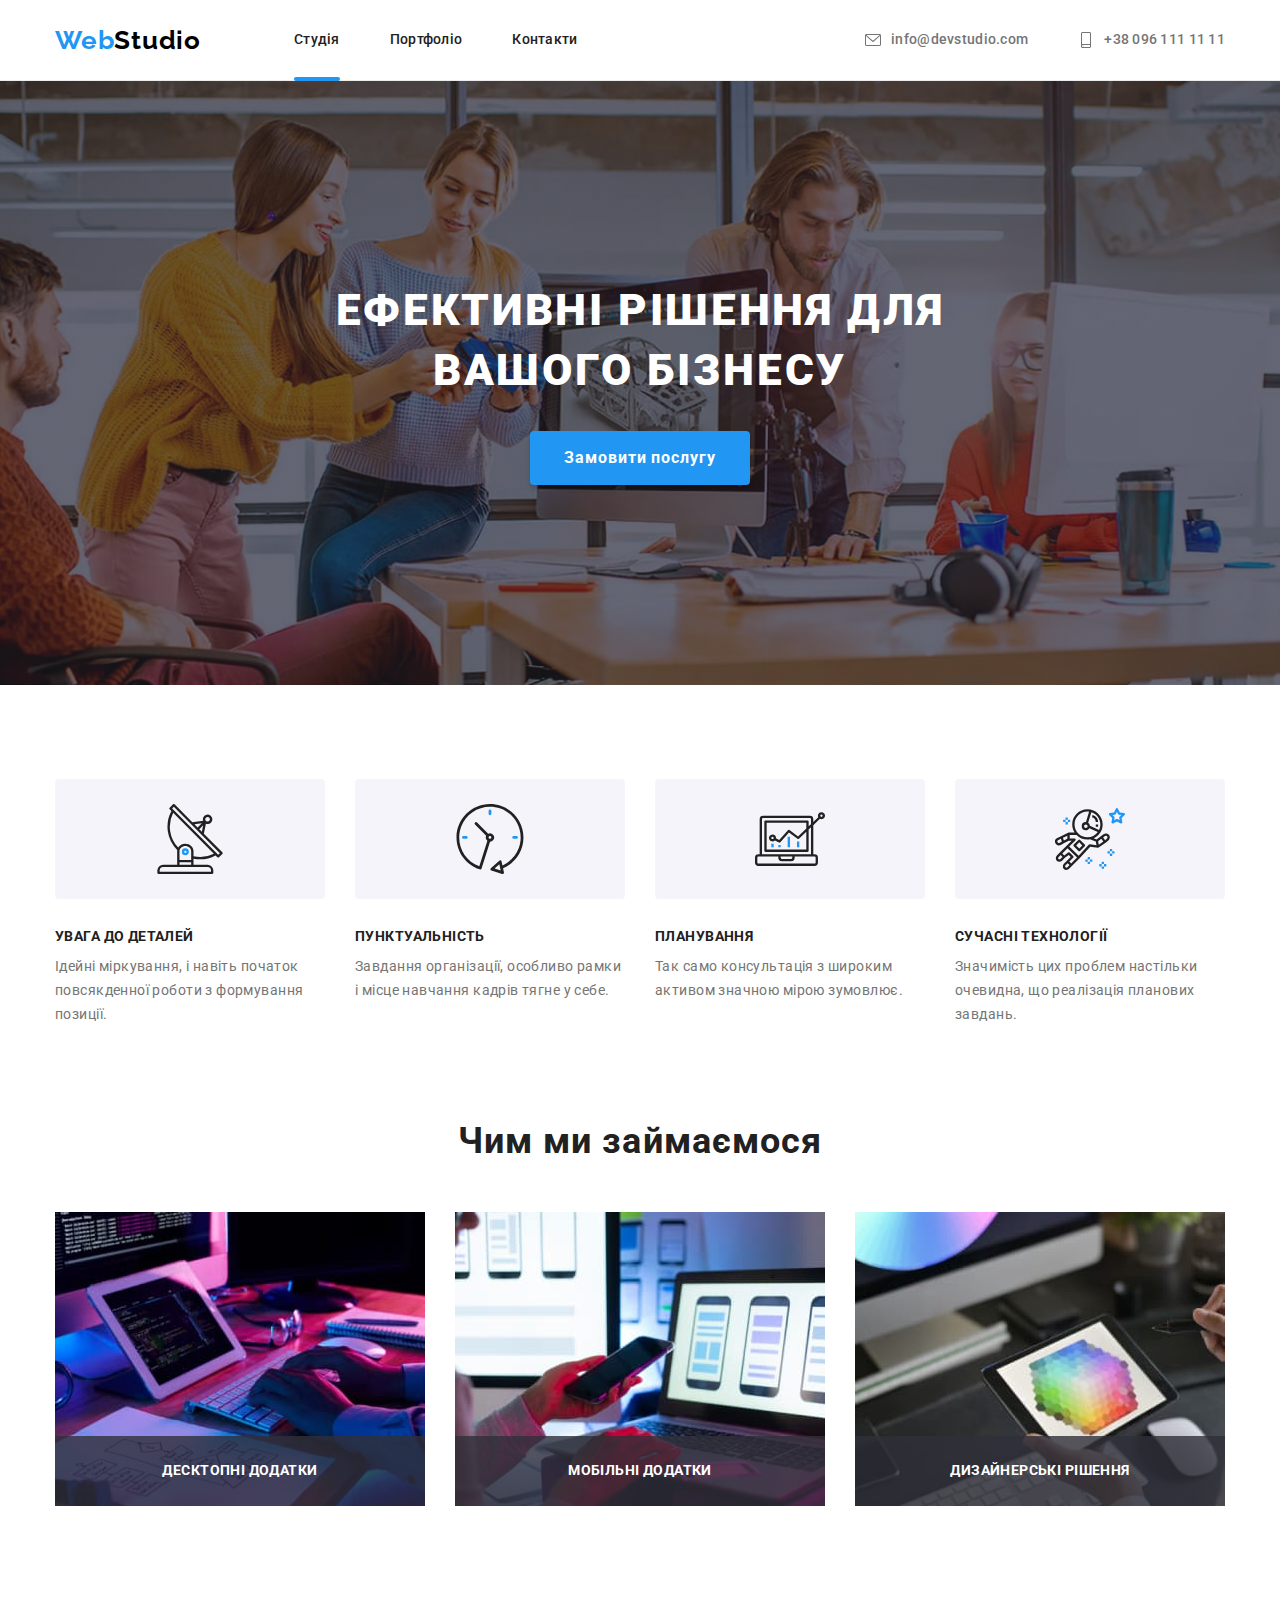
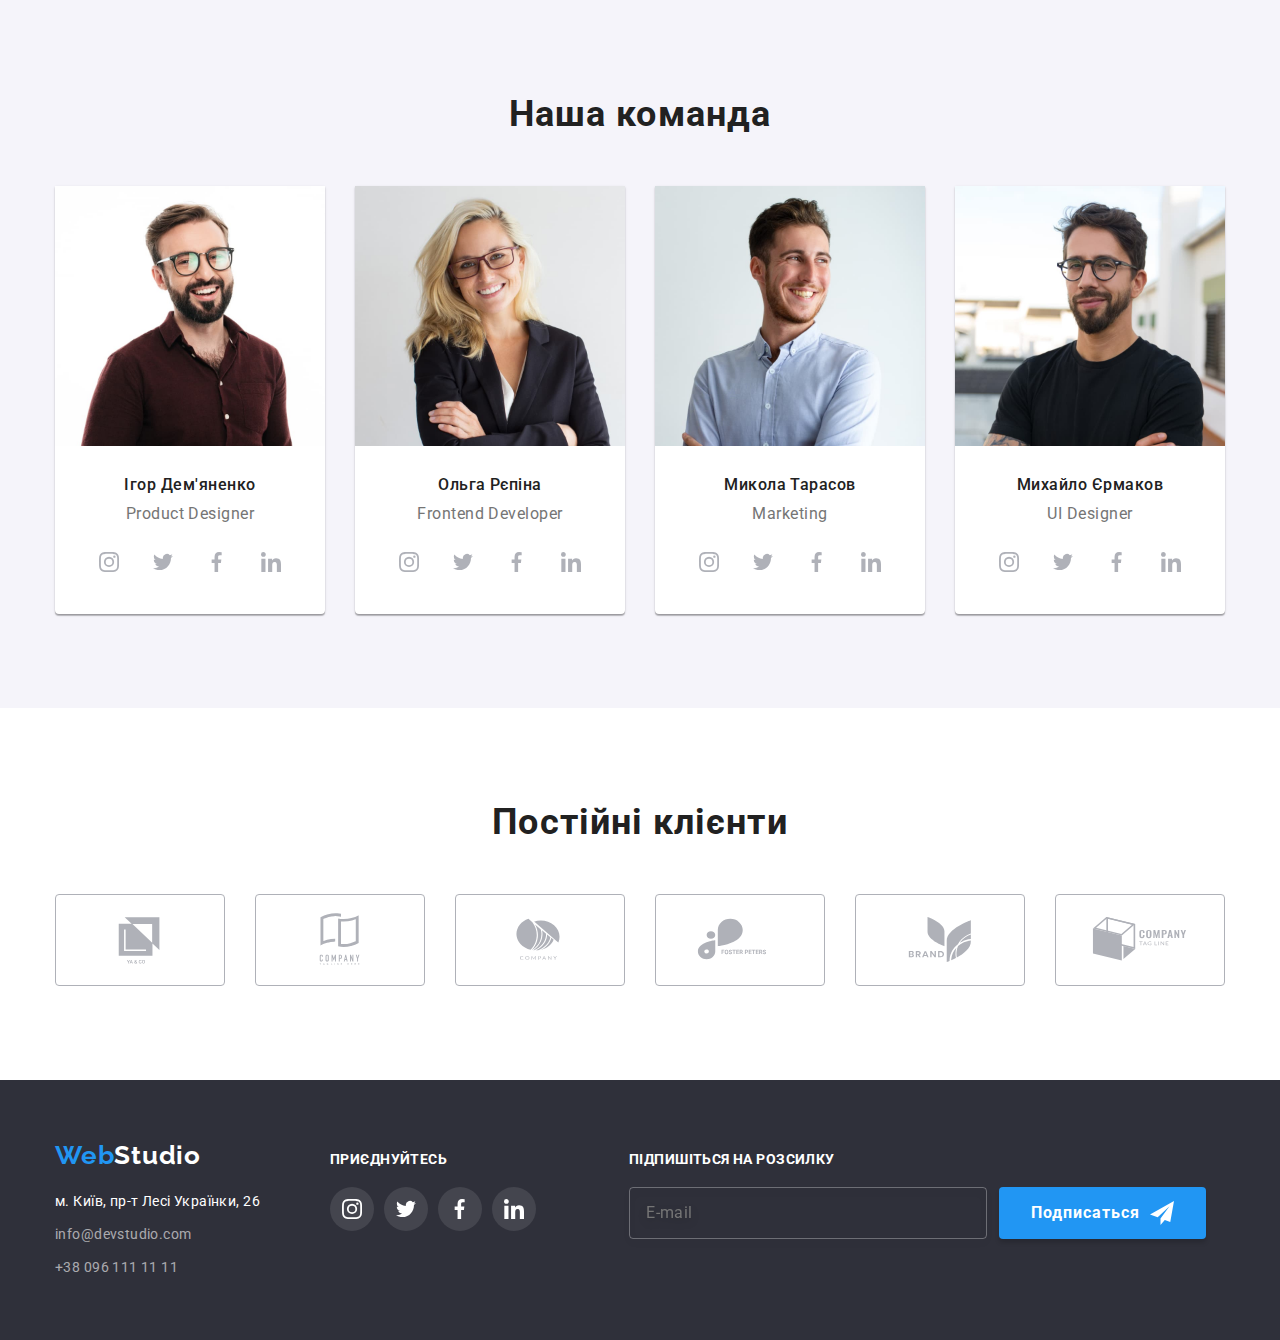
<file: index.html>
<!DOCTYPE html>
<html lang="uk">
  <head>
    <meta charset="UTF-8" />
    <meta http-equiv="X-UA-Compatible" content="IE=edge" />
    <meta name="viewport" content="width=device-width, initial-scale=1.0" />
    <title>WebStudio</title>
    <link rel="preconnect" href="https://fonts.googleapis.com" />
    <link rel="preconnect" href="https://fonts.gstatic.com" crossorigin />
    <link
      href="https://fonts.googleapis.com/css2?family=Raleway:wght@700&family=Roboto:wght@400;500;700;900&display=swap"
      rel="stylesheet"
    />
    <link rel="stylesheet" href="./css/modern-normalize.css" />
    <link rel="stylesheet" href="./css/styles.css" />
  </head>
  <body>
    <!-- Header -->
    <header class="header">
      <div class="container header-nav">
        <!-- Menu -->
        <a class="logo" href="./index.html"
          >Web<span class="logo-accent-black">Studio</span></a
        >
        <nav class="nav-list">
          <ul class="site-nav list">
            <li class="item">
              <a class="header-menu current" href="./index.html">Студія</a>
            </li>
            <li class="item">
              <a class="header-menu" href="./portfolio.html">Портфоліо</a>
            </li>
            <li class="item"><a class="header-menu" href="">Контакти</a></li>
          </ul>
        </nav>
        <!-- Contact -->
        <ul class="contact-nav list">
          <li class="item">
            <a class="header-contact" href="mailto:info@devstudio.com">
              <svg class="icon-mail" width="16" height="12">
                <use href="./images/icons.svg#icon-mail"></use>
              </svg>
              info@devstudio.com</a
            >
          </li>
          <li class="item">
            <a class="header-contact" href="tel:+380961111111">
              <svg class="icon-phone" width="10" height="16">
                <use href="./images/icons.svg#icon-phone"></use>
              </svg>
              +38 096 111 11 11</a
            >
          </li>
        </ul>
      </div>
    </header>
    <main>
      <section class="hero section">
        <div class="container">
          <h1 class="hero-title">Ефективні рішення для вашого бізнесу</h1>
          <button class="hero-btn" type="button" data-modal-open>
            Замовити послугу
          </button>
        </div>
      </section>

      <!-- Benefits -->
      <section class="benefits section">
        <div class="container">
          <h2 class="visually-hidden">Переваги</h2>
          <ul class="benefits-list list">
            <li class="item">
              <div class="benefits-thumb">
                <svg width="70" height="70">
                  <use href="./images/icons.svg#icon-satellite"></use>
                </svg>
              </div>
              <h3 class="benefits-title">увага до деталей</h3>
              <p class="benefits-text">
                Ідейні міркування, і навіть початок повсякденної роботи з
                формування позиції.
              </p>
            </li>
            <li class="item">
              <div class="benefits-thumb">
                <svg width="70" height="70">
                  <use href="./images/icons.svg#icon-clock"></use>
                </svg>
              </div>
              <h3 class="benefits-title">пунктуальність</h3>
              <p class="benefits-text">
                Завдання організації, особливо рамки і місце навчання кадрів
                тягне у себе.
              </p>
            </li>
            <li class="item">
              <div class="benefits-thumb">
                <svg width="70" height="70">
                  <use href="./images/icons.svg#icon-diagram"></use>
                </svg>
              </div>
              <h3 class="benefits-title">планування</h3>
              <p class="benefits-text">
                Так само консультація з широким активом значною мірою зумовлює.
              </p>
            </li>
            <li class="item">
              <div class="benefits-thumb">
                <svg width="70" height="70">
                  <use href="./images/icons.svg#icon-astronaut"></use>
                </svg>
              </div>
              <h3 class="benefits-title">сучасні технології</h3>
              <p class="benefits-text">
                Значимість цих проблем настільки очевидна, що реалізація
                планових завдань.
              </p>
            </li>
          </ul>
        </div>
      </section>

      <section class="work section">
        <div class="container">
          <h2 class="work-title">Чим ми займаємося</h2>
          <ul class="working list">
            <li>
              <div class="work-wrap">
                <img
                  src="./images/programming.jpg"
                  alt="програмування"
                  width="370"
                />
                <p class="work-list-text">Десктопні додатки</p>
              </div>
            </li>
            <li>
              <div class="work-wrap">
                <img
                  src="./images/application.jpg"
                  alt="аплікація"
                  width="370"
                />
                <p class="work-list-text">Мобільні додатки</p>
              </div>
            </li>
            <li>
              <div class="work-wrap">
                <img src="./images/photoshop.jpg" alt="фотошоп" width="370" />
                <p class="work-list-text">Дизайнерські рішення</p>
              </div>
            </li>
          </ul>
        </div>
      </section>

      <section class="teams section">
        <div class="container">
          <h2 class="team-title">Наша команда</h2>
          <ul class="team list">
            <li class="team-item">
              <img
                src="./images/product.jpg"
                alt="продакт-дизайнер"
                width="270"
              />
              <div class="team-skills">
                <h3 class="team-name">Ігор Дем'яненко</h3>
                <p class="team-text">Product Designer</p>
                <ul class="team-item-social list">
                  <li class="social-item">
                    <a
                      class="social-link"
                      href="#"
                      target="_blank"
                      rel="noopener noreferrer"
                    >
                      <svg class="team-soc-link" width="20" height="20">
                        <use href="./images/icons.svg#icon-instagram"></use>
                      </svg>
                    </a>
                  </li>
                  <li class="social-item">
                    <a
                      class="social-link"
                      href="#"
                      target="_blank"
                      rel="noopener noreferrer"
                    >
                      <svg class="team-soc-link" width="20" height="20">
                        <use href="./images/icons.svg#icon-twitter"></use>
                      </svg>
                    </a>
                  </li>
                  <li class="social-item">
                    <a
                      class="social-link"
                      href="#"
                      target="_blank"
                      rel="noopener noreferrer"
                    >
                      <svg class="team-soc-link" width="20" height="20">
                        <use href="./images/icons.svg#icon-facebook"></use>
                      </svg>
                    </a>
                  </li>
                  <li class="social-item">
                    <a
                      class="social-link"
                      href="#"
                      target="_blank"
                      rel="noopener noreferrer"
                    >
                      <svg class="team-soc-link" width="20" height="20">
                        <use href="./images/icons.svg#icon-linkedin"></use>
                      </svg>
                    </a>
                  </li>
                </ul>
              </div>
            </li>
            <li class="team-item">
              <img
                src="./images/frontend.jpg"
                alt="фронт-енд-розробник"
                width="270"
              />
              <div class="team-skills">
                <h3 class="team-name">Ольга Рєпіна</h3>
                <p class="team-text">Frontend Developer</p>
                <ul class="team-item-social list">
                  <li class="social-item">
                    <a
                      class="social-link"
                      href="#"
                      target="_blank"
                      rel="noopener noreferrer"
                    >
                      <svg class="team-soc-link" width="20" height="20">
                        <use href="./images/icons.svg#icon-instagram"></use>
                      </svg>
                    </a>
                  </li>
                  <li class="social-item">
                    <a
                      class="social-link"
                      href="#"
                      target="_blank"
                      rel="noopener noreferrer"
                    >
                      <svg class="team-soc-link" width="20" height="20">
                        <use href="./images/icons.svg#icon-twitter"></use>
                      </svg>
                    </a>
                  </li>
                  <li class="social-item">
                    <a
                      class="social-link"
                      href="#"
                      target="_blank"
                      rel="noopener noreferrer"
                    >
                      <svg class="team-soc-link" width="20" height="20">
                        <use href="./images/icons.svg#icon-facebook"></use>
                      </svg>
                    </a>
                  </li>
                  <li class="social-item">
                    <a
                      class="social-link"
                      href="#"
                      target="_blank"
                      rel="noopener noreferrer"
                    >
                      <svg class="team-soc-link" width="20" height="20">
                        <use href="./images/icons.svg#icon-linkedin"></use>
                      </svg>
                    </a>
                  </li>
                </ul>
              </div>
            </li>
            <li class="team-item">
              <img src="./images/marketing.jpg" alt="маркетолог" width="270" />
              <div class="team-skills">
                <h3 class="team-name">Микола Тарасов</h3>
                <p class="team-text">Marketing</p>
                <ul class="team-item-social list">
                  <li class="social-item">
                    <a
                      class="social-link"
                      href="#"
                      target="_blank"
                      rel="noopener noreferrer"
                    >
                      <svg class="team-soc-link" width="20" height="20">
                        <use href="./images/icons.svg#icon-instagram"></use>
                      </svg>
                    </a>
                  </li>
                  <li class="social-item">
                    <a
                      class="social-link"
                      href="#"
                      target="_blank"
                      rel="noopener noreferrer"
                    >
                      <svg class="team-soc-link" width="20" height="20">
                        <use href="./images/icons.svg#icon-twitter"></use>
                      </svg>
                    </a>
                  </li>
                  <li class="social-item">
                    <a
                      class="social-link"
                      href="#"
                      target="_blank"
                      rel="noopener noreferrer"
                    >
                      <svg class="team-soc-link" width="20" height="20">
                        <use href="./images/icons.svg#icon-facebook"></use>
                      </svg>
                    </a>
                  </li>
                  <li class="social-item">
                    <a
                      class="social-link"
                      href="#"
                      target="_blank"
                      rel="noopener noreferrer"
                    >
                      <svg class="team-soc-link" width="20" height="20">
                        <use href="./images/icons.svg#icon-linkedin"></use>
                      </svg>
                    </a>
                  </li>
                </ul>
              </div>
            </li>
            <li class="team-item">
              <img src="./images/uidesigner.jpg" alt="дизайнер" width="270" />
              <div class="team-skills">
                <h3 class="team-name">Михайло Єрмаков</h3>
                <p class="team-text">UI Designer</p>
                <ul class="team-item-social list">
                  <li class="social-item">
                    <a
                      class="social-link"
                      href="#"
                      target="_blank"
                      rel="noopener noreferrer"
                    >
                      <svg class="team-soc-link" width="20" height="20">
                        <use href="./images/icons.svg#icon-instagram"></use>
                      </svg>
                    </a>
                  </li>
                  <li class="social-item">
                    <a
                      class="social-link"
                      href="#"
                      target="_blank"
                      rel="noopener noreferrer"
                    >
                      <svg class="team-soc-link" width="20" height="20">
                        <use href="./images/icons.svg#icon-twitter"></use>
                      </svg>
                    </a>
                  </li>
                  <li class="social-item">
                    <a
                      class="social-link"
                      href="#"
                      target="_blank"
                      rel="noopener noreferrer"
                    >
                      <svg class="team-soc-link" width="20" height="20">
                        <use href="./images/icons.svg#icon-facebook"></use>
                      </svg>
                    </a>
                  </li>
                  <li class="social-item">
                    <a
                      class="social-link"
                      href="#"
                      target="_blank"
                      rel="noopener noreferrer"
                    >
                      <svg class="team-soc-link" width="20" height="20">
                        <use href="./images/icons.svg#icon-linkedin"></use>
                      </svg>
                    </a>
                  </li>
                </ul>
              </div>
            </li>
          </ul>
        </div>
      </section>
      <section>
        <div class="section">
          <div class="container">
            <h2 class="work-title">Постійні клієнти</h2>
            <ul class="clients-list list">
              <li class="clients-item">
                <a
                  href="#"
                  class="link"
                  target="_blank"
                  rel="noopener noreferrer"
                >
                  <svg class="clients-soc-link" width="106" height="60">
                    <use href="./images/icons.svg#icon-company-one"></use>
                  </svg>
                </a>
              </li>
              <li class="clients-item">
                <a
                  href="#"
                  class="link"
                  target="_blank"
                  rel="noopener noreferrer"
                >
                  <svg class="clients-soc-link" width="106" height="60">
                    <use href="./images/icons.svg#icon-company-two"></use>
                  </svg>
                </a>
              </li>
              <li class="clients-item">
                <a
                  href="#"
                  class="link"
                  target="_blank"
                  rel="noopener noreferrer"
                >
                  <svg class="clients-soc-link" width="106" height="60">
                    <use href="./images/icons.svg#icon-object"></use>
                  </svg>
                </a>
              </li>
              <li class="clients-item">
                <a
                  href="#"
                  class="link"
                  target="_blank"
                  rel="noopener noreferrer"
                >
                  <svg class="clients-soc-link" width="106" height="60">
                    <use href="./images/icons.svg#icon-company-three"></use>
                  </svg>
                </a>
              </li>
              <li class="clients-item">
                <a
                  href="#"
                  class="link"
                  target="_blank"
                  rel="noopener noreferrer"
                >
                  <svg class="clients-soc-link" width="106" height="60">
                    <use href="./images/icons.svg#icon-company-four"></use>
                  </svg>
                </a>
              </li>
              <li class="clients-item">
                <a
                  href="#"
                  class="link"
                  target="_blank"
                  rel="noopener noreferrer"
                >
                  <svg class="clients-soc-link" width="106" height="60">
                    <use href="./images/icons.svg#icon-company-five"></use>
                  </svg>
                </a>
              </li>
            </ul>
          </div>
        </div>
      </section>
    </main>

    <footer class="footer">
      <div class="container">
        <div class="footer-box">
          <div class="footer-right">
            <a class="logo logo-footer" href="./index.html"
              >Web<span class="logo-accent-white">Studio</span></a
            >
            <address>
              <ul class="list">
                <li class="item">
                  <a
                    class="footer-map"
                    href="https://goo.gl/maps/oiPbDNAemeEEUcDG9"
                    target="_blank"
                    rel="noopener noreferrer"
                    >м. Київ, пр-т Лесі Українки, 26</a
                  >
                </li>
                <li class="item">
                  <a class="footer-contact" href="mailto:info@devstudio.com"
                    >info@devstudio.com</a
                  >
                </li>
                <li class="item">
                  <a class="footer-contact" href="tel:+380961111111"
                    >+38 096 111 11 11</a
                  >
                </li>
              </ul>
            </address>
          </div>
          <div class="footer-center">
            <p class="footer-center-title">Приєднуйтесь</p>
            <ul class="footer-item-social list">
              <li class="footer-social-item">
                <a
                  class="footer-social-link"
                  href="#"
                  target="_blank"
                  rel="noopener noreferrer"
                >
                  <svg class="footer-soc-link" width="20" height="20">
                    <use href="./images/icons.svg#icon-instagram"></use>
                  </svg>
                </a>
              </li>
              <li class="footer-social-item">
                <a
                  class="footer-social-link"
                  href="#"
                  target="_blank"
                  rel="noopener noreferrer"
                >
                  <svg class="footer-soc-link" width="20" height="20">
                    <use href="./images/icons.svg#icon-twitter"></use>
                  </svg>
                </a>
              </li>
              <li class="footer-social-item">
                <a
                  class="footer-social-link"
                  href="#"
                  target="_blank"
                  rel="noopener noreferrer"
                >
                  <svg class="footer-soc-link" width="20" height="20">
                    <use href="./images/icons.svg#icon-facebook"></use>
                  </svg>
                </a>
              </li>
              <li class="footer-social-item">
                <a
                  class="footer-social-link"
                  href="#"
                  target="_blank"
                  rel="noopener noreferrer"
                >
                  <svg class="footer-soc-link" width="20" height="20">
                    <use href="./images/icons.svg#icon-linkedin"></use>
                  </svg>
                </a>
              </li>
            </ul>
          </div>

          <div class="footer-left">
            <p class="footer-form-text">Підпишіться на розсилку</p>
            <form class="footer-form">
              <div class="footer-form-inner">
                <label class="footer-email"
                  ><input
                    type="email"
                    name="email"
                    placeholder="E-mail"
                    required
                /></label>
                <button class="btn footer-btn" type="submit">
                  Подписаться
                  <svg class="icon-follow" width="24" height="24">
                    <use href="./images/icons.svg#icon-send"></use>
                  </svg>
                </button>
              </div>
            </form>
          </div>
        </div>
      </div>
    </footer>

    <div class="backdrop is-hidden" data-modal>
      <div class="modal">
        <p class="modal-title">Залиште свої дані, ми вам передзвонимо</p>
        <form class="modal-form">
          <label class="form-field"
            >Имя
            <input type="text" name="name" placeholder=" " required />
            <svg class="icon-form" width="18" height="18">
              <use href="./images/icons.svg#icon-man-form"></use>
            </svg>
          </label>
          <label class="form-field"
            >Телефон
            <input type="tel" name="tel" id="tel" placeholder=" " required />
            <svg class="icon-form" width="18" height="18">
              <use href="./images/icons.svg#icon-phone-form"></use>
            </svg>
          </label>
          <label class="form-field">
            Почта
            <input
              type="email"
              name="email"
              id="email"
              placeholder=" "
              required
            />
            <svg class="icon-form" width="18" height="18">
              <use href="./images/icons.svg#icon-email-form"></use>
            </svg>
          </label>
          <label class="form-field textarea"
            >Комментарий<textarea
              name="comment"
              rows="10"
              placeholder="Введите текст"
            ></textarea>
          </label>
          <label class="terms">
            <input
              class="visually-hidden modal-checkbox"
              type="checkbox"
              name="checkbox"
            />
            <span class="checkbox-icon"></span>

            Соглашаюсь с рассылкой и принимаю&nbsp;<a
              class="terms-link"
              href="#"
              >Условия договора</a
            >
          </label>
          <button class="btn modal-btn" type="submit">Відправити</button>
        </form>

        <button type="button" class="close" data-modal-close>
          <svg width="11" height="11">
            <use href="./images/icons.svg#icon-close"></use>
          </svg>
        </button>
      </div>
    </div>
    <script src="./js/modal.js"></script>
  </body>
</html>
</file>
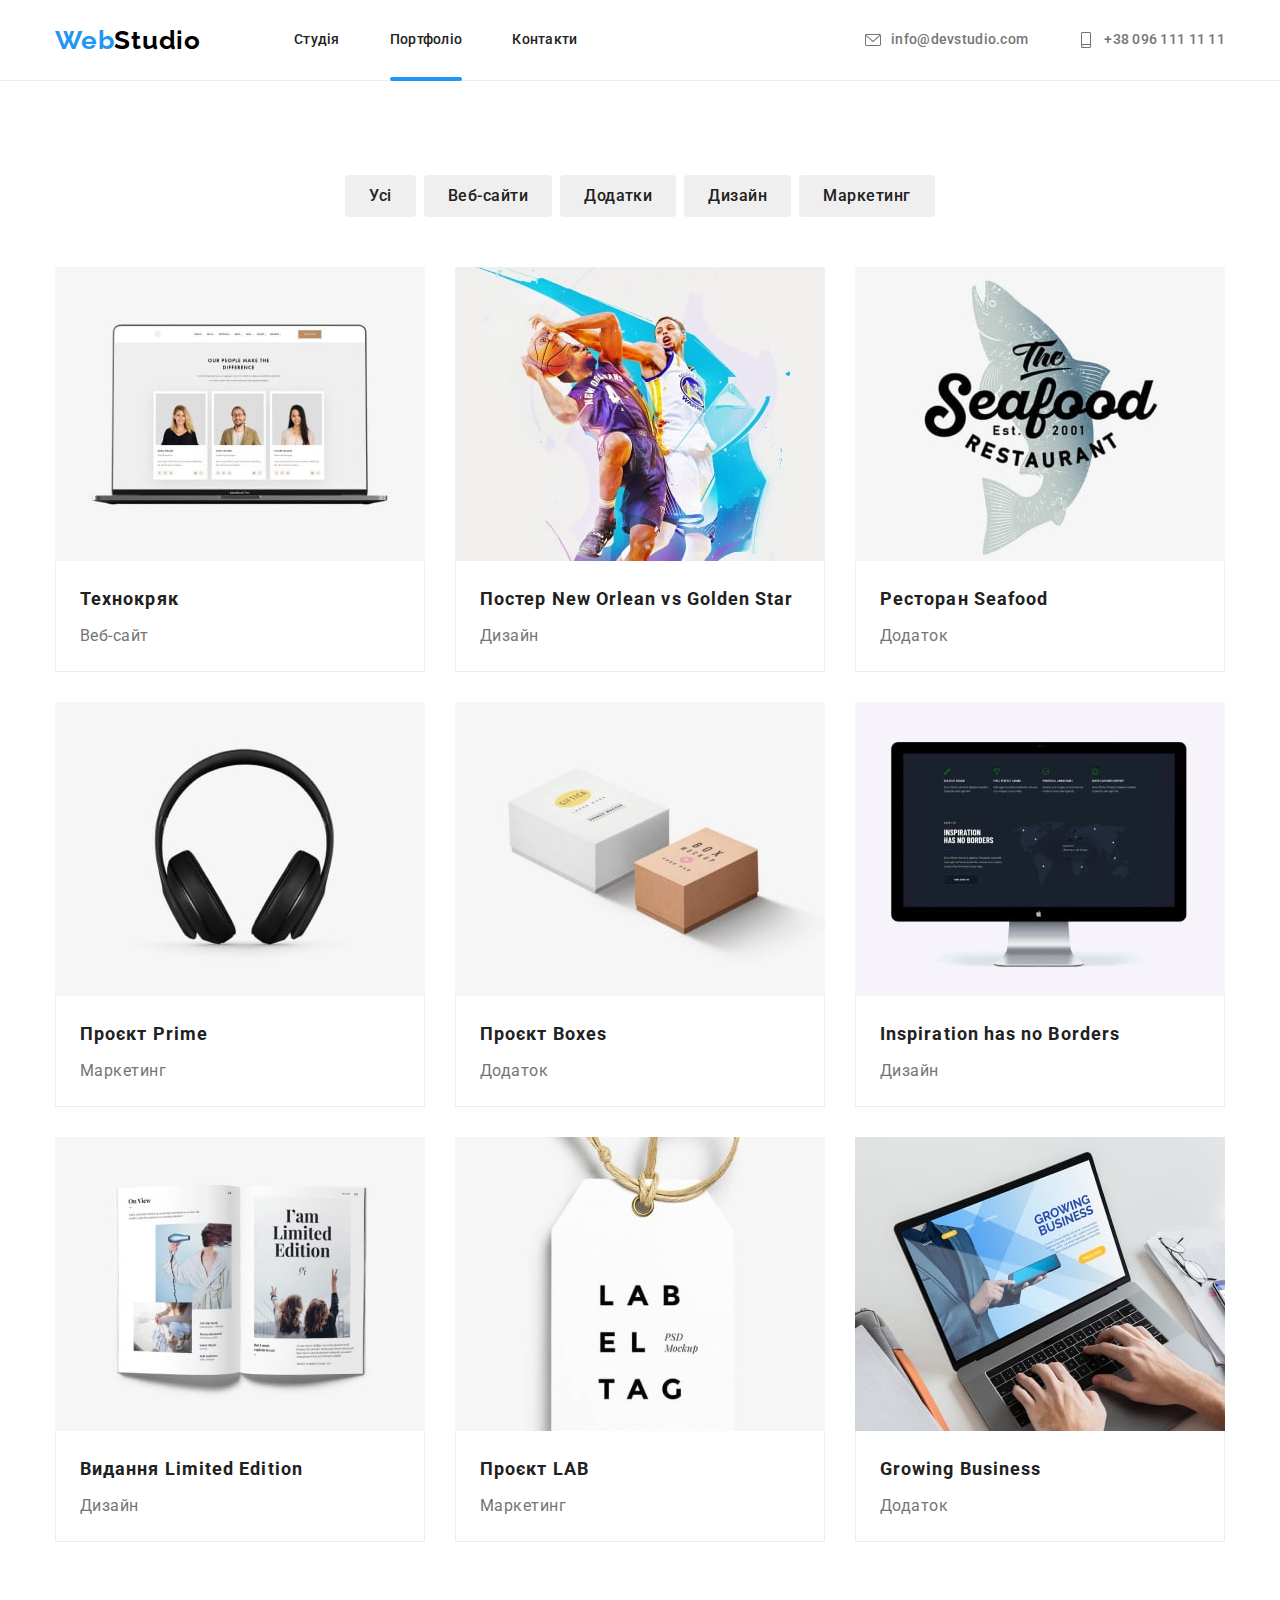
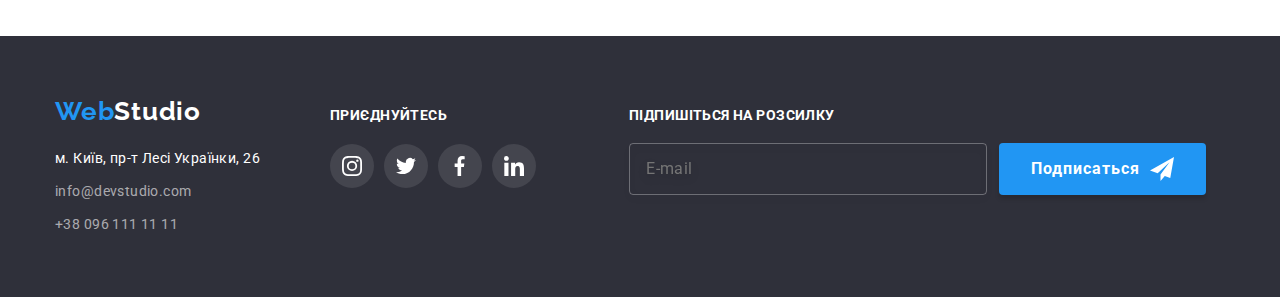
<file: portfolio.html>
<!DOCTYPE html>
<html lang="uk">
  <head>
    <meta charset="UTF-8" />
    <meta http-equiv="X-UA-Compatible" content="IE=edge" />
    <meta name="viewport" content="width=device-width, initial-scale=1.0" />
    <title>WebStudio</title>
    <link rel="preconnect" href="https://fonts.googleapis.com" />
    <link rel="preconnect" href="https://fonts.gstatic.com" crossorigin />
    <link
      href="https://fonts.googleapis.com/css2?family=Raleway:wght@700&family=Roboto:wght@400;500;700;900&display=swap"
      rel="stylesheet"
    />
    <link rel="stylesheet" href="./css/modern-normalize.css" />
    <link rel="stylesheet" href="./css/styles.css" />
  </head>
  <body>
    <!-- Header -->
    <header class="header">
      <div class="container header-nav">
        <!-- Menu -->
        <a class="logo" href="./index.html"
          >Web<span class="logo-accent-black">Studio</span></a
        >
        <nav class="nav-list">
          <ul class="site-nav list">
            <li class="item">
              <a class="header-menu" href="./index.html">Студія</a>
            </li>
            <li class="item">
              <a class="header-menu current" href="./portfolio.html"
                >Портфоліо</a
              >
            </li>
            <li class="item"><a class="header-menu" href="">Контакти</a></li>
          </ul>
        </nav>
        <!-- Contact -->
        <ul class="contact-nav list">
          <li class="item">
            <a class="header-contact" href="mailto:info@devstudio.com">
              <svg class="icon-mail" width="16" height="12">
                <use href="./images/icons.svg#icon-mail"></use>
              </svg>
              info@devstudio.com</a
            >
          </li>
          <li class="item">
            <a class="header-contact" href="tel:+380961111111">
              <svg class="icon-phone" width="10" height="16">
                <use href="./images/icons.svg#icon-phone"></use>
              </svg>
              +38 096 111 11 11</a
            >
          </li>
        </ul>
      </div>
    </header>
    <main>
      <section class="section">
        <h1 class="visually-hidden">Портфоліо</h1>
        <div class="container">
          <ul class="filter list">
            <li class="filter-item">
              <button class="portfolio-btn" type="button">Усі</button>
            </li>
            <li class="filter-item">
              <button class="portfolio-btn" type="button">Веб-сайти</button>
            </li>
            <li class="filter-item">
              <button class="portfolio-btn" type="button">Додатки</button>
            </li>
            <li class="filter-item">
              <button class="portfolio-btn" type="button">Дизайн</button>
            </li>
            <li class="filter-item">
              <button class="portfolio-btn" type="button">Маркетинг</button>
            </li>
          </ul>
          <ul class="list portfolio-list">
            <li class="portfolio-item">
              <a class="list portfolio-content" href="#">
                <div class="portfolio-wrap">
                  <img
                    src="./images/website-techno.jpg"
                    alt="сайт технокряк"
                    width="370"
                  />
                  <p class="portfolio-top-text">
                    Ресурс пропонує комплексні пропозиції з різним рівнем
                    функціоналу та сервісів. Все це дозволить відвідувачу
                    отримати вичерпні відомості про компанію чи приватну особу.
                  </p>
                </div>

                <div class="text-list">
                  <h2 class="portfolio-title">Технокряк</h2>
                  <p class="portfolio-text">Веб-сайт</p>
                </div>
              </a>
            </li>
            <li class="portfolio-item">
              <a class="list portfolio-content" href="#">
                <div class="portfolio-wrap">
                  <img
                    src="./images/poster-new-orlean.jpg"
                    alt="постер новий орлеан"
                    width="370"
                  />
                  <p class="portfolio-top-text">
                    Ресурс пропонує комплексні пропозиції з різним рівнем
                    функціоналу та сервісів. Все це дозволить відвідувачу
                    отримати вичерпні відомості про компанію чи приватну особу.
                  </p>
                </div>
                <div class="text-list">
                  <h2 class="portfolio-title">
                    Постер New Orlean vs Golden Star
                  </h2>
                  <p class="portfolio-text">Дизайн</p>
                </div>
              </a>
            </li>
            <li class="portfolio-item">
              <a class="list portfolio-content" href="#">
                <div class="portfolio-wrap">
                  <img
                    src="./images/restoran-seasfood.jpg"
                    alt="ресторан морської їжі"
                    width="370"
                  />
                  <p class="portfolio-top-text">
                    Ресурс пропонує комплексні пропозиції з різним рівнем
                    функціоналу та сервісів. Все це дозволить відвідувачу
                    отримати вичерпні відомості про компанію чи приватну особу.
                  </p>
                </div>
                <div class="text-list">
                  <h2 class="portfolio-title">Ресторан Seafood</h2>
                  <p class="portfolio-text">Додаток</p>
                </div>
              </a>
            </li>
            <li class="portfolio-item">
              <a class="list portfolio-content" href="#">
                <div class="portfolio-wrap">
                  <img
                    src="./images/project-prime.jpg"
                    alt="проект прайм"
                    width="370"
                  />
                  <p class="portfolio-top-text">
                    Ресурс пропонує комплексні пропозиції з різним рівнем
                    функціоналу та сервісів. Все це дозволить відвідувачу
                    отримати вичерпні відомості про компанію чи приватну особу.
                  </p>
                </div>
                <div class="text-list">
                  <h2 class="portfolio-title">Проєкт Prime</h2>
                  <p class="portfolio-text">Маркетинг</p>
                </div>
              </a>
            </li>
            <li class="portfolio-item">
              <a class="list portfolio-content" href="#">
                <div class="portfolio-wrap">
                  <img
                    src="./images/project-boxes.jpg"
                    alt="проект коробок"
                    width="370"
                  />
                  <p class="portfolio-top-text">
                    Ресурс пропонує комплексні пропозиції з різним рівнем
                    функціоналу та сервісів. Все це дозволить відвідувачу
                    отримати вичерпні відомості про компанію чи приватну особу.
                  </p>
                </div>
                <div class="text-list">
                  <h2 class="portfolio-title">Проєкт Boxes</h2>
                  <p class="portfolio-text">Додаток</p>
                </div>
              </a>
            </li>
            <li class="portfolio-item">
              <a class="list portfolio-content" href="#">
                <div class="portfolio-wrap">
                  <img
                    src="./images/website-inspiration.jpg"
                    alt="сайт натхнення"
                    width="370"
                  />
                  <p class="portfolio-top-text">
                    Ресурс пропонує комплексні пропозиції з різним рівнем
                    функціоналу та сервісів. Все це дозволить відвідувачу
                    отримати вичерпні відомості про компанію чи приватну особу.
                  </p>
                </div>
                <div class="text-list">
                  <h2 class="portfolio-title">Inspiration has no Borders</h2>
                  <p class="portfolio-text">Дизайн</p>
                </div>
              </a>
            </li>
            <li class="portfolio-item">
              <a class="list portfolio-content" href="#">
                <div class="portfolio-wrap">
                  <img
                    src="./images/magazine-limited.jpg"
                    alt="Видання Limited"
                    width="370"
                  />
                  <p class="portfolio-top-text">
                    Ресурс пропонує комплексні пропозиції з різним рівнем
                    функціоналу та сервісів. Все це дозволить відвідувачу
                    отримати вичерпні відомості про компанію чи приватну особу.
                  </p>
                </div>
                <div class="text-list">
                  <h2 class="portfolio-title">Видання Limited Edition</h2>
                  <p class="portfolio-text">Дизайн</p>
                </div>
              </a>
            </li>
            <li class="portfolio-item">
              <a class="list portfolio-content" href="#">
                <div class="portfolio-wrap">
                  <img
                    src="./images/project-lab.jpg"
                    alt="проект лаб"
                    width="370"
                  />
                  <p class="portfolio-top-text">
                    Ресурс пропонує комплексні пропозиції з різним рівнем
                    функціоналу та сервісів. Все це дозволить відвідувачу
                    отримати вичерпні відомості про компанію чи приватну особу.
                  </p>
                </div>
                <div class="text-list">
                  <h2 class="portfolio-title">Проєкт LAB</h2>
                  <p class="portfolio-text">Маркетинг</p>
                </div>
              </a>
            </li>
            <li class="portfolio-item">
              <a class="list portfolio-content" href="#">
                <div class="portfolio-wrap">
                  <img
                    src="./images/website-growing.jpg"
                    alt="сайт зростання"
                    width="370"
                  />
                  <p class="portfolio-top-text">
                    Ресурс пропонує комплексні пропозиції з різним рівнем
                    функціоналу та сервісів. Все це дозволить відвідувачу
                    отримати вичерпні відомості про компанію чи приватну особу.
                  </p>
                </div>
                <div class="text-list">
                  <h2 class="portfolio-title">Growing Business</h2>
                  <p class="portfolio-text">Додаток</p>
                </div>
              </a>
            </li>
          </ul>
        </div>
      </section>
    </main>
    <footer class="footer">
      <div class="container">
        <div class="footer-box">
          <div class="footer-right">
            <a class="logo logo-footer" href="./index.html"
              >Web<span class="logo-accent-white">Studio</span></a
            >
            <address>
              <ul class="list">
                <li class="item">
                  <a
                    class="footer-map"
                    href="https://goo.gl/maps/oiPbDNAemeEEUcDG9"
                    target="_blank"
                    rel="noopener noreferrer"
                    >м. Київ, пр-т Лесі Українки, 26</a
                  >
                </li>
                <li class="item">
                  <a class="footer-contact" href="mailto:info@devstudio.com"
                    >info@devstudio.com</a
                  >
                </li>
                <li class="item">
                  <a class="footer-contact" href="tel:+380961111111"
                    >+38 096 111 11 11</a
                  >
                </li>
              </ul>
            </address>
          </div>
          <div class="footer-center">
            <p class="footer-center-title">Приєднуйтесь</p>
            <ul class="footer-item-social list">
              <li class="footer-social-item">
                <a
                  class="footer-social-link"
                  href="#"
                  target="_blank"
                  rel="noopener noreferrer"
                >
                  <svg class="footer-soc-link" width="20" height="20">
                    <use href="./images/icons.svg#icon-instagram"></use>
                  </svg>
                </a>
              </li>
              <li class="footer-social-item">
                <a
                  class="footer-social-link"
                  href="#"
                  target="_blank"
                  rel="noopener noreferrer"
                >
                  <svg class="footer-soc-link" width="20" height="20">
                    <use href="./images/icons.svg#icon-twitter"></use>
                  </svg>
                </a>
              </li>
              <li class="footer-social-item">
                <a
                  class="footer-social-link"
                  href="#"
                  target="_blank"
                  rel="noopener noreferrer"
                >
                  <svg class="footer-soc-link" width="20" height="20">
                    <use href="./images/icons.svg#icon-facebook"></use>
                  </svg>
                </a>
              </li>
              <li class="footer-social-item">
                <a
                  class="footer-social-link"
                  href="#"
                  target="_blank"
                  rel="noopener noreferrer"
                >
                  <svg class="footer-soc-link" width="20" height="20">
                    <use href="./images/icons.svg#icon-linkedin"></use>
                  </svg>
                </a>
              </li>
            </ul>
          </div>

          <div class="footer-left">
            <p class="footer-form-text">Підпишіться на розсилку</p>
            <form class="footer-form">
              <div class="footer-form-inner">
                <label class="footer-email"
                  ><input
                    type="email"
                    name="email"
                    placeholder="E-mail"
                    required
                /></label>
                <button class="btn footer-btn" type="submit">
                  Подписаться
                  <svg class="icon-follow" width="24" height="24">
                    <use href="./images/icons.svg#icon-send"></use>
                  </svg>
                </button>
              </div>
            </form>
          </div>
        </div>
      </div>
    </footer>
  </body>
</html>
</file>
<file: css/styles.css>
body {
  background-color: var(--color-white);
  color: var(--main-color);
  font-family: "Roboto", sans-serif;
}
p,
ul,
h1,
h2,
h3,
h4,
h5,
h6 {
  margin: 0;
}
img {
  display: block;
  max-width: 100%;
}
.visually-hidden {
  position: absolute;
  white-space: nowrap;
  width: 1px;
  height: 1px;
  overflow: hidden;
  border: 0;
  padding: 0;
  clip: rect(0 0 0 0);
  clip-path: inset(50%);
  margin: -1px;
}

:root {
  --main-color: #212121;
  --color-blue: #2196f3;
  --color-grey: #757575;
  --color-white: #ffffff;
  --color-black: #000000;
  --background-grey: #2f303a;
  --btn-shadow: rgba(0, 0, 0, 0.15);
  --btn-shadow-f: rgba(0, 0, 0, 0.15);
  --btn-hover: #188ce8;
  --color-footer: rgba(255, 255, 255, 0.6);
  --color-button: #f5f4fa;
  --color-footers: #2f303a;
  --color-team-rgb: rgba(0, 0, 0, 0.12);
  --color-team-rgba: rgba(0, 0, 0, 0.14);
  --color-teams-rgb: rgba(0, 0, 0, 0.2);
  --color-btn-primary: rgba(0, 0, 0, 0.1);
  --color-btns-primary: rgba(0, 0, 0, 0.08);
  --card-set-gap: 30px;
  --social-link-hover: #2196f3;
  --team-soc-link: #afb1b8;
  --social-hover: #2196f3;
  --hero-bg: #c4c4c4;
  --time-function: 250ms;
  --cubic: cubic-bezier(0.4, 0, 0.2, 1);
}

.list {
  text-decoration: none;
  list-style: none;
  margin: 0;
  padding: 0;
}
.section {
  padding-top: 94px;
  padding-bottom: 94px;
}

.container {
  width: 1200px;
  padding-left: 15px;
  padding-right: 15px;
  margin-left: auto;
  margin-right: auto;
}

/* Header  */
.header {
  border-bottom: 1px solid #ececec;
}
.current:visited {
  color: var(--color-blue);
}
.current {
  position: relative;
}

.current::after {
  content: "";
  display: block;
  position: absolute;
  left: 0;
  bottom: -1px;
  width: 100%;
  height: 4px;
  border-radius: 2px;
  background-color: var(--color-blue);
}
.header-nav {
  display: flex;
  align-items: center;
}

.header-menu {
  display: block;
  padding-top: 32px;
  padding-bottom: 32px;
  font-weight: 500;
  font-size: 14px;
  line-height: 1.14;
  letter-spacing: 0.02em;
  text-decoration: none;
  color: var(--main-color);
  transition-property: color;
  transition-duration: var(--time-function);
  transition-timing-function: var(--cubic);
}

.header-menu:hover,
.header-menu:focus,
.header-menu:active {
  color: var(--color-blue);
}

.logo {
  font-family: "Raleway", sans-serif;
  font-style: normal;
  font-weight: 700;
  font-size: 26px;
  line-height: 1.19;
  letter-spacing: 0.03em;
  color: var(--color-blue);
  text-decoration: none;
}

.logo-accent-black {
  color: var(--color-black);
}

.logo-accent-white {
  color: var(--color-white);
}

.header-contact {
  display: flex;
  align-items: center;
  padding-top: 32px;
  padding-bottom: 32px;
  font-weight: 500;
  font-size: 14px;
  line-height: 1.14;
  letter-spacing: 0.02em;
  text-decoration: none;
  color: var(--color-grey);
  transition-property: color;
  transition-duration: var(--time-function);
  transition-timing-function: var(--cubic);
}

.header-contact:hover,
.header-contact:focus {
  color: var(--color-blue);
}

.nav-list {
  margin-left: 93px;
}
.site-nav {
  display: flex;
}
.site-nav .item {
  margin-right: 50px;
}

.site-nav .item:last-child {
  margin-right: 0;
}

.contact-nav {
  display: flex;
  margin-left: auto;
}

.contact-nav .item {
  margin-right: 50px;
}

.contact-nav .item:last-child {
  margin-right: 0;
}
.icon-mail {
  margin-right: 10px;
  height: 16px;
  width: 16px;
  fill: currentColor;
}

.icon-phone {
  margin-right: 10px;
  height: 16px;
  width: 16px;
  fill: currentColor;
}

/* Hero */

.hero {
  background-color: var(--hero-bg);
  background-image: linear-gradient(
      rgba(47, 48, 58, 0.4),
      rgba(47, 48, 58, 0.4)
    ),
    url(../images/hero.jpg);
  background-repeat: no-repeat;
  background-size: cover;
  background-position: center;
  max-width: 1600px;
  margin-left: auto;
  margin-right: auto;
  text-align: center;
  padding-top: 200px;
  padding-bottom: 200px;
}

.hero-title {
  font-style: normal;
  font-weight: 900;
  font-size: 44px;
  line-height: 1.36;
  text-align: center;
  letter-spacing: 0.06em;
  text-transform: uppercase;
  color: var(--color-white);
  max-width: 700px;
  margin: 0 auto;
  margin-bottom: var(--card-set-gap);
}

.hero-btn {
  font-family: inherit;
  background: var(--color-blue);
  box-shadow: 0px 4px 4px var(--btn-shadow);
  border-radius: 4px;
  font-weight: 700;
  font-size: 16px;
  line-height: 1.88;
  text-align: center;
  letter-spacing: 0.06em;
  color: var(--color-white);
  cursor: pointer;
  border-color: transparent;
  padding: 10px 32px;
  margin: 0 auto;
  transition-property: background-color;
  transition-duration: var(--time-function);
  transition-timing-function: var(--cubic);
}
.hero-btn:active,
.hero-btn:hover,
.hero-btn:focus {
  background-color: var(--btn-hover);
  box-shadow: 0px 4px 4px var(--btn-shadow-f);
  border-radius: 4px;
}

.benefits-list {
  display: flex;
}

.benefits-list .item:not(:last-child) {
  margin-right: var(--card-set-gap);
}
.benefits-list .item {
  width: calc((100% - 90px) / 4);
}
.benefits-thumb {
  display: flex;
  height: 120px;
  background: var(--color-button);
  border-radius: 4px;
  margin-bottom: 30px;
  justify-content: center;
  align-items: center;
}
.benefits-title {
  margin-bottom: 10px;
  font-weight: 700;
  font-size: 14px;
  line-height: 1.14;
  letter-spacing: 0.03em;
  text-transform: uppercase;
  color: var(--main-color);
}

.benefits-text {
  font-weight: 400;
  font-size: 14px;
  line-height: 1.71;
  letter-spacing: 0.03em;
  color: var(--color-grey);
}

/* Work */
.work {
  padding-top: 0;
}
.work-title {
  font-weight: 700;
  font-size: 36px;
  line-height: 1.16;
  text-align: center;
  letter-spacing: 0.03em;
  color: var(--main-color);
  margin-bottom: 50px;
}
.working {
  display: flex;
  gap: var(--card-set-gap);
}

.work-list-text {
  position: absolute;
  width: 100%;
  bottom: 0;
  left: 0;
  background-color: rgba(47, 48, 58, 0.8);
  font-family: "Roboto";
  font-style: normal;
  font-weight: 700;
  font-size: 14px;
  line-height: 1.14;
  text-align: center;
  letter-spacing: 0.03em;
  text-transform: uppercase;
  padding: 27px 10px;
  color: var(--color-white);
}
.work-wrap {
  position: relative;
}

/* Team */
.teams {
  background-color: var(--color-button);
}
.team {
  display: flex;
}

.team-title {
  margin-bottom: 50px;

  font-weight: 700;
  font-size: 36px;
  line-height: 1.16;
  text-align: center;
  letter-spacing: 0.03em;
  color: var(--main-color);
}
.team-item {
  list-style: none;
  width: calc((100% - 90px) / 4);
  background-color: var(--color-white);
  box-shadow: 0px 1px 3px var(--color-team-rgb),
    0px 1px 1px var(--color-team-rgba), 0px 2px 1px var(--color-teams-rgb);
  border-radius: 0px 0px 4px 4px;
}
.team-item:not(:last-child) {
  margin-right: var(--card-set-gap);
}

.team-skills {
  padding: var(--card-set-gap) 10px;
}
.team-name {
  margin-bottom: 10px;
  font-weight: 500;
  font-size: 16px;
  line-height: 1.18;
  text-align: center;
  letter-spacing: 0.03em;
  color: var(--main-color);
}

.team-text {
  font-size: 16px;
  line-height: 1.18;
  text-align: center;
  letter-spacing: 0.03em;
  color: var(--color-grey);
  margin-bottom: 16px;
}
.team-item-social {
  display: flex;
  justify-content: center;
}

.social-item:not(:first-child) {
  margin-left: 10px;
}
.social-link {
  width: 44px;
  height: 44px;
  background-color: var(--color-white);
  color: var(--team-soc-link);
  border-radius: 50%;
  display: flex;
  align-items: center;
  justify-content: center;
  transition-property: color, background-color;
  transition-duration: var(--time-function);
  transition-timing-function: var(--cubic);
}
.social-link:hover,
.social-link:focus {
  background-color: var(--social-link-hover);
  color: var(--color-white);
}

.team-soc-link {
  fill: currentColor;
}

/* Clients */
.clients-list {
  display: flex;
  gap: 30px;
}
.clients-item .link {
  height: 92px;
  border: 1px solid var(--team-soc-link);
  border-radius: 4px;
  display: flex;
  align-items: center;
  justify-content: center;
  width: 170px;
  fill: var(--team-soc-link);
  transition-property: fill, background-color, border;
  transition-duration: var(--time-function);
  transition-timing-function: var(--cubic);
}
.clients-item .link:hover,
.clients-item .link:focus {
  border: 1px solid var(--color-blue);
  fill: var(--color-blue);
}

/* Footer */
.footer {
  background-color: var(--color-footers);
  padding-top: 60px;
  padding-bottom: 60px;
}
.footer-box {
  display: flex;
  align-items: baseline;
}
.logo-footer {
  display: block;
  margin-bottom: 20px;
}
.footer .item {
  margin-bottom: 9px;
}
.footer .item:last-child {
  margin-bottom: 0;
}

.footer-map {
  font-size: 14px;
  font-style: normal;
  line-height: 1.71;
  letter-spacing: 0.03em;
  color: var(--color-white);
  text-decoration: none;
}

.footer-contact {
  font-size: 14px;
  font-style: normal;
  line-height: 1.71;
  letter-spacing: 0.03em;
  color: var(--color-footer);
  text-decoration: none;
  transition-property: color;
  transition-duration: var(--time-function);
  transition-timing-function: var(--cubic);
}
.footer-contact:hover,
.footer-contact:focus {
  color: var(--color-blue);
}
.button {
  color: var(--main-color);
  background-color: var(--color-button);
}
.button-primary {
  color: var(--color-white);
  background-color: var(--color-blue);
  box-shadow: 0px 3px 1px var(--color-btn-primary),
    0px 1px 2px var(--color-btns-primary), 0px 2px 2px var(--color-team-rgb);
}
.footer-center {
  margin-left: 70px;
  display: block;
}

.footer-center-title {
  margin-bottom: 20px;
  font-weight: 700;
  font-size: 14px;
  line-height: 1.14;
  letter-spacing: 0.03em;
  text-transform: uppercase;
  color: var(--color-white);
}

.footer-item-social {
  display: flex;
  justify-content: center;
  gap: 10px;
}
.footer-social-item {
  display: flex;
}
.footer-social-link {
  width: 44px;
  height: 44px;
  background-color: rgba(255, 255, 255, 0.1);
  border-radius: 50%;
  display: flex;
  align-items: center;
  justify-content: center;
  transition-property: background-color;
  transition-duration: var(--time-function);
  transition-timing-function: var(--cubic);
}
.footer-social-link:hover,
.footer-social-link:focus {
  background-color: var(--social-link-hover);
}
.footer-soc-link {
  fill: var(--color-white);
}
.footer-left {
  margin-left: 93px;
}
.footer-form-text {
  margin-top: 0;
  margin-bottom: 20px;
  font-weight: 700;
  font-size: 14px;
  line-height: calc(16 / 14);
  letter-spacing: 0.03em;
  text-transform: uppercase;
  color: var(--color-white);
}

.footer-form-inner {
  display: flex;
}
.footer-form-inner input {
  padding-left: 16px;
  padding-top: 15px;
  padding-bottom: 15px;
  width: 358px;
  margin-right: 12px;
  font-size: 16px;
  line-height: 1.25;
  letter-spacing: 0.03em;
  color: var(--color-white);
  background-color: transparent;
  border: 1px solid rgba(255, 255, 255, 0.3);
  filter: drop-shadow(0px 4px 4px rgba(0, 0, 0, 0.15));
  border-radius: 4px;
}
.footer-btn {
  padding: 10px 28px 10px 29px;
  display: flex;
  justify-content: center;
  align-items: center;
}

.footer-btn:hover,
.footer-btn:focus {
  background-color: var(--btn-hover);
}

.icon-follow {
  margin-left: 10px;
  fill: currentColor;
}
.btn {
  padding: 10px 32px;
  font-family: inherit;
  font-weight: 700;
  font-size: 16px;
  line-height: 1.87;
  letter-spacing: 0.06em;
  border: transparent;
  color: var(--color-white);
  background-color: var(--color-blue);
  box-shadow: 0px 4px 4px rgb(0 0 0 / 15%);
  border-radius: 4px;
  cursor: pointer;
  transition-property: background-color;
  transition-duration: var(--time-function);
  transition-timing-function: var(--cubic);
}

/* Portfolio */
.filter {
  display: flex;
  justify-content: center;
  margin-right: auto;
  margin-left: auto;
  margin-bottom: 50px;
}
.filter-item {
  margin-right: 8px;
}
.filter-item:last-child {
  margin-right: 0;
}

.portfolio-btn {
  font-family: inherit;
  font-weight: 500;
  font-size: 16px;
  line-height: 1.62;
  text-align: center;
  letter-spacing: 0.03em;
  color: var(--main-color);
  padding: 6px 22px;
  border-radius: 4px;
  cursor: pointer;
  border-color: transparent;
  transition-property: background-color, color, box-shadow;
  transition-duration: var(--time-function);
  transition-timing-function: var(--cubic);
}
.portfolio-btn:active,
.portfolio-btn:hover,
.portfolio-btn:focus {
  color: var(--color-white);
  background: var(--color-blue);
  box-shadow: 0px 3px 1px rgba(0, 0, 0, 0.1), 0px 1px 2px rgba(0, 0, 0, 0.08),
    0px 2px 2px rgba(0, 0, 0, 0.12);
  border-radius: 4px;
  border-color: transparent;
}
.portfolio-title {
  font-weight: 700;
  font-size: 18px;
  line-height: 2;
  letter-spacing: 0.06em;
  color: var(--main-color);
  margin-bottom: 4px;
}

.portfolio-list {
  display: flex;
  flex-wrap: wrap;
  align-content: center;
  margin-left: -30px;
  margin-top: -30px;
}

.portfolio-item {
  flex-basis: calc(100% / 3 - 30px);
  margin-left: var(--card-set-gap);
  margin-top: var(--card-set-gap);
}
.portfolio-item:hover .portfolio-top-text {
  transform: translateY(0);
}
.portfolio-item:nth-last-child(-n + 3) {
  margin-right: 0;
  margin-bottom: 0;
}

.portfolio-text {
  font-size: 16px;
  line-height: 1.88;
  letter-spacing: 0.03em;
  color: var(--color-grey);
}
.portfolio-content {
  display: block;
  transition-property: box-shadow;
  transition-duration: var(--time-function);
  transition-timing-function: var(--cubic);
}
.portfolio-content:hover,
.portfolio-content:focus {
  box-shadow: 0px 1px 1px rgba(0, 0, 0, 0.12), 0px 4px 4px rgba(0, 0, 0, 0.06),
    1px 4px 6px rgba(0, 0, 0, 0.16);
}
.text-list {
  padding: 20px 24px;
  border-bottom: 1px solid #eeeeee;
  border-right: 1px solid #eeeeee;
  border-left: 1px solid #eeeeee;
}
.portfolio-wrap {
  position: relative;
  overflow: hidden;
}

.portfolio-top-text {
  position: absolute;
  top: 0;
  left: 0;
  color: var(--color-white);
  font-size: 18px;
  line-height: 1.56;
  letter-spacing: 0.03em;
  background-color: rgba(33, 150, 243, 0.9);
  height: 100%;
  padding: 63px 24px;
  transform: translateY(100%);
  transition: var(--time-function) var(--cubic);
}

/* Modal popup */
.backdrop {
  position: fixed;
  top: 0;
  width: 100%;
  height: 100%;
  background-color: rgba(0, 0, 0, 0.2);
  transition: opacity var(--time-function) var(--cubic),
    visibility var(--time-function) var(--cubic);
}
.modal {
  position: absolute;
  top: 50%;
  left: 50%;
  width: 528px;
  min-height: 581px;
  padding: 40px;
  background-color: #ffffff;
  border-radius: 4px;
  transform: translate(-50%, -50%) scaleY(1);
  transition: transform var(--time-function);
}
.backdrop.is-hidden .modal {
  transform: translate(-50%, -50%) scaleY(0);
}
.close {
  position: absolute;
  top: 8px;
  right: 8px;
  color: #000;
  fill: currentColor;
  border-radius: 50%;
  background-color: transparent;
  width: 30px;
  height: 30px;
  cursor: pointer;
  border: 1px solid rgba(0, 0, 0, 0.1);
  transition: color var(--time-function) var(--cubic);
}

.close:hover,
.close:focus {
  color: var(--btn-hover);
}
.is-hidden {
  opacity: 0;
  visibility: hidden;
  pointer-events: none;
}
.modal-title {
  display: block;
  margin-bottom: 12px;
  font-weight: 700;
  font-size: 20px;
  text-align: center;
  line-height: 1.15;
  letter-spacing: 0.03em;
  color: var(--main-color);
}
.modal-form {
  width: 100%;
}
.form-field {
  position: relative;
  display: flex;
  flex-direction: column;
  margin-bottom: 10px;
  font-size: 12px;
  line-height: 1.16;
  letter-spacing: 0.01em;
  color: var(--color-grey);
}

.form-field input,
.form-field textarea {
  display: block;
  width: 100%;
  height: 40px;
  margin-top: 4px;
  padding: 11px 42px;
  font-size: 14px;
  line-height: calc(16 / 14);
  letter-spacing: 0.01em;
  color: var(--color-grey);
  border: 1px solid rgba(33, 33, 33, 0.2);
  box-sizing: border-box;
  border-radius: 4px;
  cursor: pointer;
  transition: outline-color var(--time-function) var(--cubic);
}
.form-field input:focus + .icon-form {
  color: var(--color-blue);
}

.form-field input:focus,
.form-field textarea:focus {
  outline-color: var(--color-blue);
}
.form-field textarea {
  padding: 12px 16px;
  height: 120px;
  resize: none;
}
.icon-form {
  position: absolute;
  top: 50%;
  left: 12px;
  z-index: 1;
  color: var(--main-color);
  fill: currentColor;
  cursor: pointer;
  transition: color var(--time-function) var(--cubic);
}
.textarea {
  margin-bottom: 20px;
}

.terms {
  display: flex;
  justify-content: center;
  align-items: center;
  gap: 7px;
  margin-bottom: 30px;
  font-size: 14px;
  line-height: 1.71px;
  letter-spacing: 0.03em;
  color: var(--color-grey);
}
.terms-link {
  display: inline-block;
  text-decoration-line: underline;
  color: var(--color-blue);
  transition: outline-color var(--time-function) var(--cubic);
}
.terms-link:focus {
  outline-color: var(--btn-hover);
}

.check {
  opacity: 0;
  position: absolute;
  top: auto;
  left: 12px;
  color: var(--color-white);
  fill: currentColor;
  border-radius: 2px;
  transition: color var(--time-function) var(--cubic),
    background-color var(--time-function) var(--cubic),
    opacity var(--time-function) var(--cubic);
}

.checkbox-icon {
  display: inline-block;
  width: 15px;
  height: 15px;
  margin-right: 5px;
  border: 2px solid;
  border-color: var(--secondary-text-color);
  border-radius: 4px;
  cursor: pointer;
  transition: all var(--time-function) var(--cubic);
}
.modal-checkbox:checked + .checkbox-icon {
  border-color: var(--color-blue);
  background-color: var(--color-blue);
  background-image: url(../images/icon-check.svg);
  background-size: contain;
  background-origin: border-box;
}

.modal-btn {
  display: block;
  margin-left: auto;
  margin-right: auto;
  padding: 10px 52px;
  font-weight: 700;
  font-size: 16px;
  line-height: 1.88;
  text-align: center;
  letter-spacing: 0.06em;
  color: var(--color-white);
  background-color: var(--color-blue);
  border-color: transparent;
  box-shadow: 0px 4px 4px rgb(0 0 0 / 15%);
  border-radius: 4px;
  transition: background-color var(--time-function) var(--cubic);
}
.modal-btn:hover,
.modal-btn:focus {
  background-color: var(--btn-hover);
}
</file>
